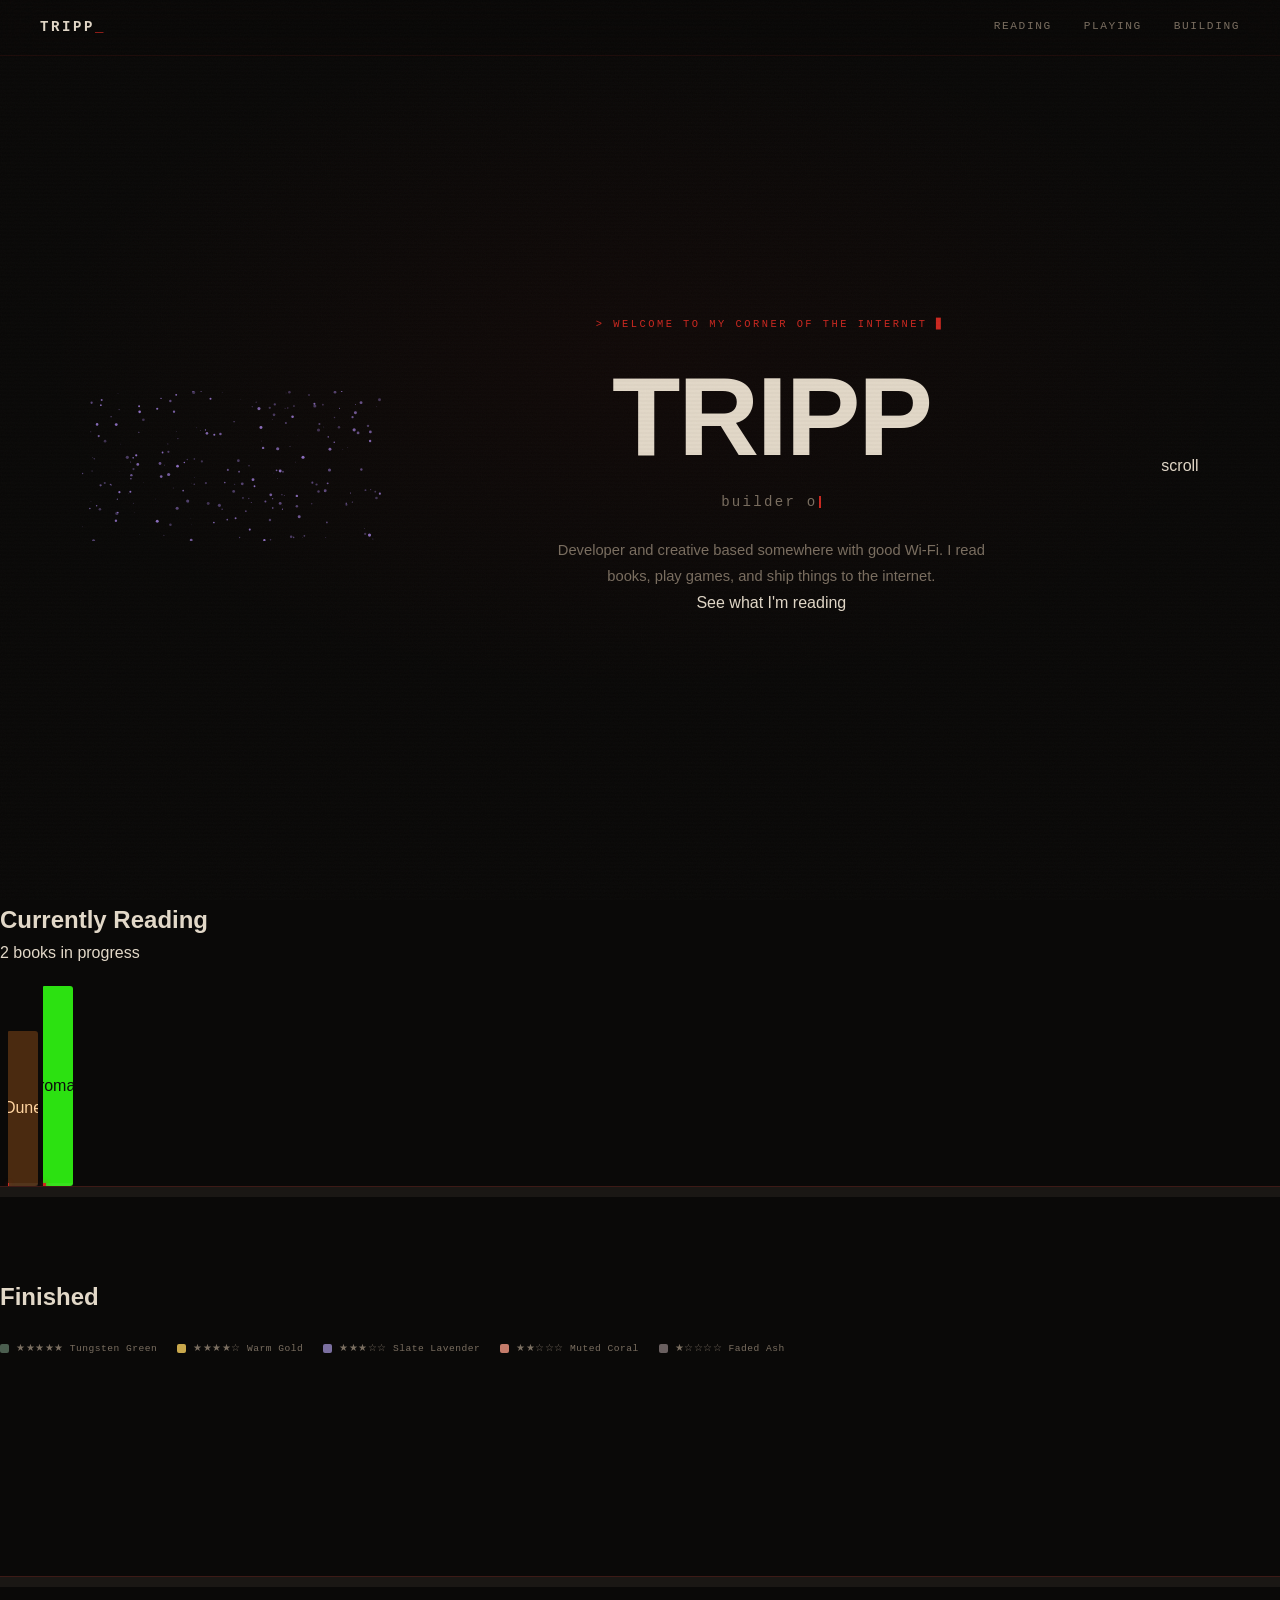
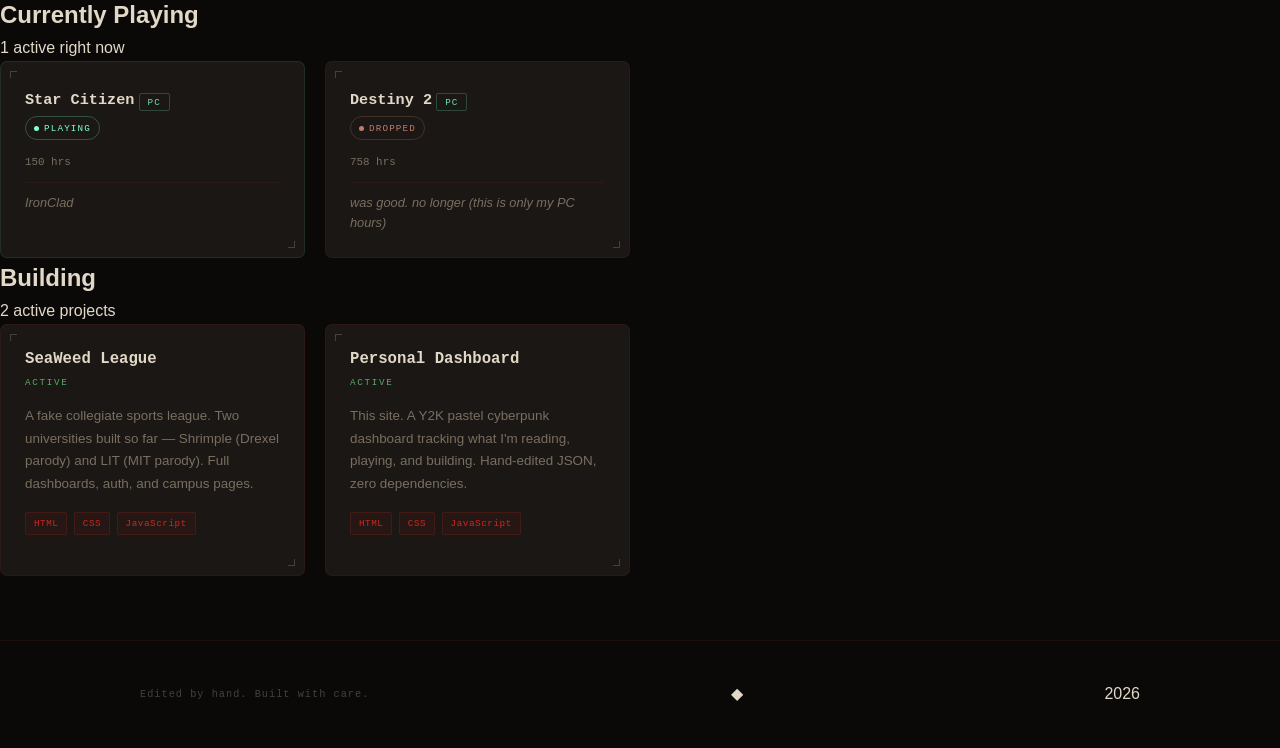
<file: index.html>
<!DOCTYPE html>
<html lang="en">
<head>
  <meta charset="UTF-8">
  <meta name="viewport" content="width=device-width, initial-scale=1.0">
  <title>Tripp — Dashboard</title>
  <link rel="preconnect" href="https://fonts.googleapis.com">
  <link rel="preconnect" href="https://fonts.gstatic.com" crossorigin>
  <link href="https://fonts.googleapis.com/css2?family=Orbitron:wght@400;700;900&family=DM+Sans:ital,wght@0,300;0,400;0,500;0,700;1,300&family=DM+Mono:wght@400;500&display=swap" rel="stylesheet">
  <link rel="stylesheet" href="css/main.css">
</head>
<body>

  <div id="cursor" aria-hidden="true"></div>
  <div id="scroll-progress" aria-hidden="true"></div>

  <nav id="nav">
    <a href="#hero" class="nav-logo">TRIPP<span class="nav-logo-blink">_</span></a>
    <div class="nav-links">
      <a href="#books" class="nav-link">Reading</a>
      <a href="#games" class="nav-link">Playing</a>
      <a href="#projects" class="nav-link">Building</a>
    </div>
  </nav>

  <!-- ── HERO ── -->
  <section id="hero">
    <canvas id="star-canvas" aria-hidden="true"></canvas>
    <div class="hero-content">
      <div class="hero-eyebrow">
        <span class="eyebrow-prompt">&gt;</span>
        <span class="eyebrow-text">WELCOME TO MY CORNER OF THE INTERNET</span>
        <span class="eyebrow-cursor">▋</span>
      </div>
      <h1 class="hero-name" id="hero-name"></h1>
      <p class="hero-tagline" id="hero-tagline"></p>
      <p class="hero-bio" id="hero-bio"></p>
      <div class="hero-links">
        <a href="#books" class="hero-btn">See what I'm reading</a>
      </div>
    </div>
    <div class="scroll-hint" aria-hidden="true">
      <span>scroll</span>
      <div class="scroll-arrow"></div>
    </div>
  </section>

  <!-- ── BOOKS ── -->
  <section id="books">
    <div class="section-inner">
      <div class="section-header">
        <h2 class="section-title">Currently Reading</h2>
        <p class="section-meta" id="reading-meta"></p>
      </div>
      <div class="shelf-wrap">
        <div class="bookshelf" id="bookshelf-reading"></div>
        <div class="shelf-plank" id="shelf-reading-plank">
          <div class="plank-glow"></div>
        </div>
      </div>

      <div class="section-header" style="margin-top: 5rem;">
        <h2 class="section-title">Finished</h2>
        <div class="rating-legend" id="rating-legend"></div>
      </div>
      <div class="shelf-wrap">
        <div class="bookshelf" id="bookshelf-finished"></div>
        <div class="shelf-plank" id="shelf-finished-plank">
          <div class="plank-glow"></div>
        </div>
      </div>
    </div>
  </section>

  <!-- ── GAMES ── -->
  <section id="games">
    <div class="section-inner">
      <div class="section-header">
        <h2 class="section-title">Currently Playing</h2>
        <p class="section-meta" id="games-meta"></p>
      </div>
      <div class="card-grid" id="games-grid"></div>
    </div>
  </section>

  <!-- ── PROJECTS ── -->
  <section id="projects">
    <div class="section-inner">
      <div class="section-header">
        <h2 class="section-title">Building</h2>
        <p class="section-meta" id="projects-meta"></p>
      </div>
      <div class="card-grid" id="projects-grid"></div>
    </div>
  </section>

  <footer>
    <div class="footer-inner">
      <span class="footer-sig">Edited by hand. Built with care.</span>
      <span class="footer-dot">◆</span>
      <span class="footer-date" id="footer-date"></span>
    </div>
  </footer>

  <script src="js/main.js"></script>
</body>
</html>
</file>
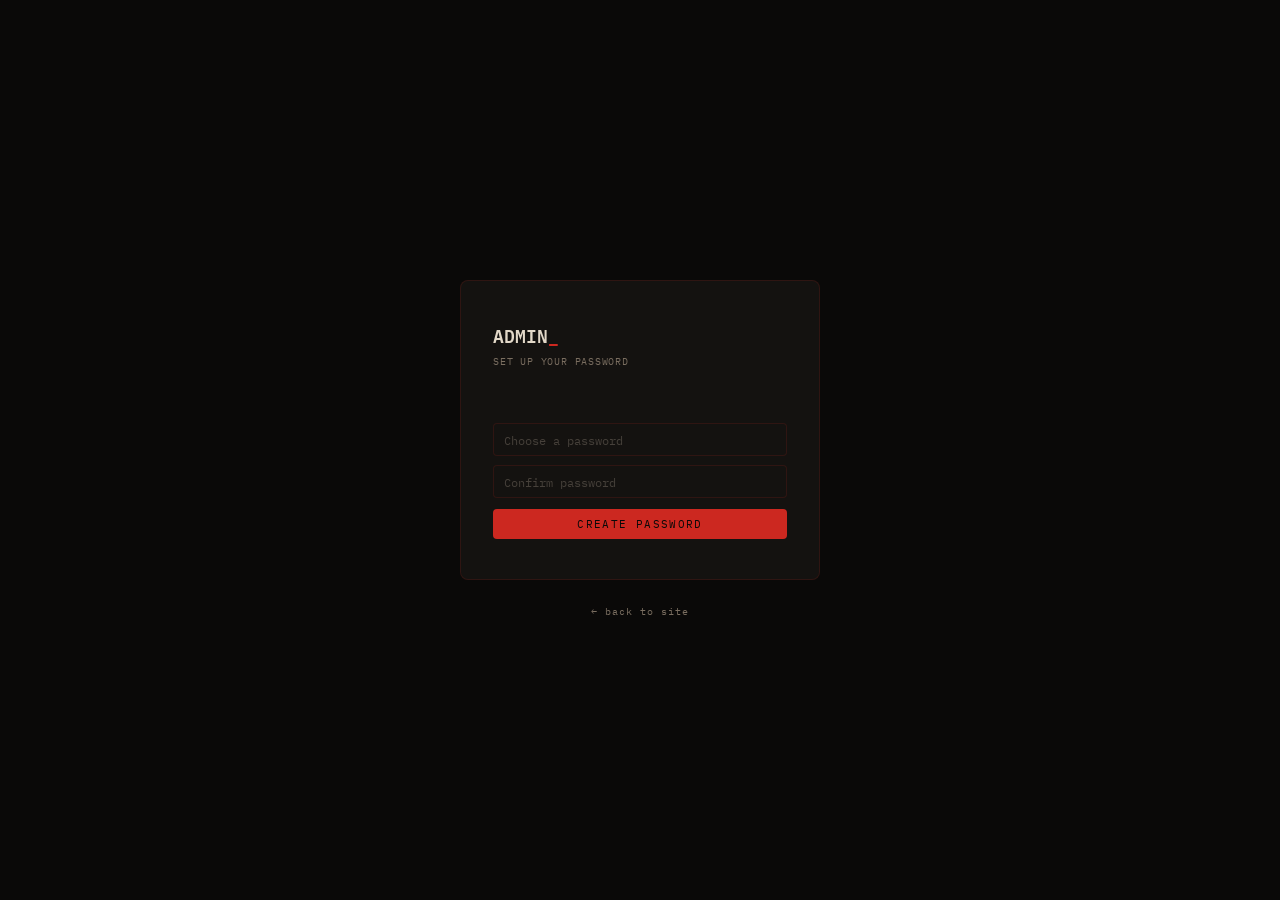
<file: admin.html>
<!DOCTYPE html>
<html lang="en">
<head>
  <meta charset="UTF-8">
  <meta name="viewport" content="width=device-width, initial-scale=1.0">
  <title>Admin — Dashboard</title>
  <link rel="preconnect" href="https://fonts.googleapis.com">
  <link rel="preconnect" href="https://fonts.gstatic.com" crossorigin>
  <link href="https://fonts.googleapis.com/css2?family=IBM+Plex+Mono:wght@400;500;600&family=IBM+Plex+Sans:wght@300;400;500&display=swap" rel="stylesheet">
  <style>
    *, *::before, *::after { box-sizing: border-box; margin: 0; padding: 0; }

    :root {
      --bg:      #0a0908;
      --surface: #141210;
      --surface2:#1c1a17;
      --border:  rgba(200,40,30,0.15);
      --red:     #cc2820;
      --green:   #5aaa6a;
      --orange:  #c87830;
      --text:    #e2d8c8;
      --muted:   #7a6e60;
      --dim:     #46403a;
      --t: 0.2s ease;
    }

    body {
      font-family: 'IBM Plex Sans', sans-serif;
      background: var(--bg);
      color: var(--text);
      font-size: 0.9rem;
      line-height: 1.6;
      cursor: default;
      min-height: 100vh;
    }

    /* ── Login ── */
    #screen-login {
      min-height: 100vh;
      display: flex;
      flex-direction: column;
      align-items: center;
      justify-content: center;
      padding: 2rem;
    }
    .login-box {
      width: 100%;
      max-width: 360px;
      border: 1px solid var(--border);
      border-radius: 8px;
      padding: 2.5rem 2rem;
      background: var(--surface);
    }
    .login-title {
      font-family: 'IBM Plex Mono', monospace;
      font-size: 1.1rem;
      font-weight: 600;
      color: var(--text);
      margin-bottom: 0.35rem;
    }
    .login-sub {
      font-family: 'IBM Plex Mono', monospace;
      font-size: 0.62rem;
      color: var(--muted);
      letter-spacing: 0.08em;
      margin-bottom: 1.75rem;
    }
    .login-error {
      font-family: 'IBM Plex Mono', monospace;
      font-size: 0.68rem;
      color: var(--red);
      margin-bottom: 0.75rem;
      min-height: 1.2em;
    }

    /* ── Admin shell ── */
    #screen-admin { display: none; min-height: 100vh; }

    .admin-top {
      position: sticky;
      top: 0;
      z-index: 100;
      background: rgba(10,9,8,0.95);
      backdrop-filter: blur(12px);
      border-bottom: 1px solid var(--border);
      display: flex;
      align-items: center;
      gap: 1rem;
      padding: 0.75rem 1.5rem;
      flex-wrap: wrap;
    }
    .admin-logo {
      font-family: 'IBM Plex Mono', monospace;
      font-size: 0.8rem;
      font-weight: 600;
      letter-spacing: 0.16em;
      color: var(--red);
      margin-right: auto;
    }
    .admin-top .inp {
      font-family: 'IBM Plex Mono', monospace;
      font-size: 0.7rem;
      background: var(--surface);
      border: 1px solid var(--border);
      color: var(--text);
      border-radius: 4px;
      padding: 0.4rem 0.7rem;
      width: 280px;
    }
    .admin-top .inp::placeholder { color: var(--dim); }
    .admin-top .inp:focus { outline: none; border-color: rgba(200,40,30,0.4); }

    #save-status {
      font-family: 'IBM Plex Mono', monospace;
      font-size: 0.66rem;
      letter-spacing: 0.06em;
    }
    #save-status.ok  { color: var(--green); }
    #save-status.err { color: var(--red); }

    /* ── Tabs ── */
    .tab-bar {
      display: flex;
      border-bottom: 1px solid var(--border);
      padding: 0 1.5rem;
      background: var(--surface);
    }
    .tab-btn {
      font-family: 'IBM Plex Mono', monospace;
      font-size: 0.7rem;
      letter-spacing: 0.14em;
      text-transform: uppercase;
      color: var(--muted);
      background: none;
      border: none;
      border-bottom: 2px solid transparent;
      padding: 0.9rem 1.25rem;
      cursor: pointer;
      transition: color var(--t), border-color var(--t);
    }
    .tab-btn.active,
    .tab-btn:hover { color: var(--red); }
    .tab-btn.active { border-bottom-color: var(--red); }

    /* ── Tab panels ── */
    .tab-panel { display: none; padding: 2rem 1.5rem; max-width: 900px; }
    .tab-panel.active { display: block; }

    /* ── Add button ── */
    .btn-add {
      font-family: 'IBM Plex Mono', monospace;
      font-size: 0.68rem;
      letter-spacing: 0.1em;
      text-transform: uppercase;
      color: var(--red);
      background: rgba(200,40,30,0.08);
      border: 1px solid rgba(200,40,30,0.25);
      border-radius: 4px;
      padding: 0.45rem 1rem;
      cursor: pointer;
      transition: background var(--t);
      margin-bottom: 1.5rem;
    }
    .btn-add:hover { background: rgba(200,40,30,0.15); }

    /* ── Item list ── */
    .item-list { display: flex; flex-direction: column; gap: 1px; }
    .item-row {
      display: flex;
      align-items: center;
      gap: 0.75rem;
      background: var(--surface);
      border: 1px solid var(--border);
      border-radius: 5px;
      padding: 0.75rem 1rem;
      transition: border-color var(--t);
    }
    .item-row:hover { border-color: rgba(200,40,30,0.2); }
    .item-info { flex: 1; min-width: 0; }
    .item-title {
      font-weight: 500;
      font-size: 0.9rem;
      color: var(--text);
      white-space: nowrap;
      overflow: hidden;
      text-overflow: ellipsis;
    }
    .item-sub {
      font-family: 'IBM Plex Mono', monospace;
      font-size: 0.62rem;
      color: var(--muted);
      margin-top: 0.1rem;
    }
    .item-badge {
      font-family: 'IBM Plex Mono', monospace;
      font-size: 0.58rem;
      letter-spacing: 0.1em;
      text-transform: uppercase;
      padding: 0.15rem 0.5rem;
      border-radius: 3px;
      border: 1px solid currentColor;
      flex-shrink: 0;
    }
    .badge-reading, .badge-playing, .badge-active { color: var(--green); }
    .badge-finished, .badge-completed            { color: #9ab060; }
    .badge-paused                                { color: var(--orange); }
    .badge-dropped                               { color: var(--red); }

    .btn-icon {
      font-family: 'IBM Plex Mono', monospace;
      font-size: 0.65rem;
      letter-spacing: 0.06em;
      color: var(--muted);
      background: none;
      border: 1px solid var(--border);
      border-radius: 3px;
      padding: 0.25rem 0.55rem;
      cursor: pointer;
      transition: color var(--t), border-color var(--t);
      flex-shrink: 0;
    }
    .btn-icon:hover { color: var(--red); border-color: rgba(200,40,30,0.3); }
    .btn-icon.delete:hover { color: var(--red); }

    /* ── Inline form ── */
    .item-form {
      background: var(--surface2);
      border: 1px solid rgba(200,40,30,0.2);
      border-radius: 6px;
      padding: 1.25rem;
      margin-bottom: 1rem;
    }
    .form-grid {
      display: grid;
      grid-template-columns: repeat(auto-fill, minmax(200px, 1fr));
      gap: 0.75rem;
      margin-bottom: 0.75rem;
    }
    .form-field { display: flex; flex-direction: column; gap: 0.3rem; }
    .form-field label {
      font-family: 'IBM Plex Mono', monospace;
      font-size: 0.6rem;
      letter-spacing: 0.12em;
      text-transform: uppercase;
      color: var(--muted);
    }

    /* shared input style */
    .inp, input[type=text], input[type=number], input[type=password],
    input[type=url], select, textarea {
      font-family: 'IBM Plex Mono', monospace;
      font-size: 0.78rem;
      background: var(--surface);
      border: 1px solid var(--border);
      color: var(--text);
      border-radius: 4px;
      padding: 0.45rem 0.65rem;
      width: 100%;
      transition: border-color var(--t);
    }
    input:focus, select:focus, textarea:focus {
      outline: none;
      border-color: rgba(200,40,30,0.45);
    }
    input::placeholder, textarea::placeholder { color: var(--dim); }
    select option { background: var(--surface2); }
    textarea { resize: vertical; min-height: 70px; }

    input[type=color] {
      padding: 0.2rem;
      width: 100%;
      height: 36px;
      cursor: pointer;
    }

    .form-actions { display: flex; gap: 0.5rem; margin-top: 0.25rem; }
    .btn-save-item, .btn-cancel {
      font-family: 'IBM Plex Mono', monospace;
      font-size: 0.66rem;
      letter-spacing: 0.08em;
      text-transform: uppercase;
      border-radius: 4px;
      padding: 0.4rem 0.9rem;
      cursor: pointer;
      border: 1px solid;
      transition: background var(--t);
    }
    .btn-save-item {
      color: var(--red);
      border-color: rgba(200,40,30,0.4);
      background: rgba(200,40,30,0.08);
    }
    .btn-save-item:hover { background: rgba(200,40,30,0.18); }
    .btn-cancel {
      color: var(--muted);
      border-color: var(--border);
      background: none;
    }
    .btn-cancel:hover { color: var(--text); }

    /* save-to-github button */
    #btn-push {
      font-family: 'IBM Plex Mono', monospace;
      font-size: 0.68rem;
      letter-spacing: 0.1em;
      text-transform: uppercase;
      color: var(--bg);
      background: var(--red);
      border: none;
      border-radius: 4px;
      padding: 0.45rem 1rem;
      cursor: pointer;
      transition: opacity var(--t);
      white-space: nowrap;
    }
    #btn-push:hover { opacity: 0.85; }
    #btn-push:disabled { opacity: 0.4; cursor: not-allowed; }

    .divider {
      height: 1px;
      background: var(--border);
      margin: 1.5rem 0;
    }

    /* back link */
    .back-link {
      font-family: 'IBM Plex Mono', monospace;
      font-size: 0.64rem;
      letter-spacing: 0.1em;
      color: var(--muted);
      text-decoration: none;
      transition: color var(--t);
    }
    .back-link:hover { color: var(--red); }
  </style>
</head>
<body>

<!-- ── Login screen ─────────────────────────────────── -->
<div id="screen-login">
  <div class="login-box">
    <h1 class="login-title">ADMIN<span style="color:var(--red);animation:blink 1s step-end infinite;display:inline-block">_</span></h1>
    <p class="login-sub" id="login-sub">DASHBOARD EDITOR</p>
    <p class="login-error" id="login-error"></p>
    <div id="login-fields"></div>
  </div>
  <a href="index.html" class="back-link" style="margin-top:1.5rem">← back to site</a>
</div>

<!-- ── Admin shell ───────────────────────────────────── -->
<div id="screen-admin">
  <div class="admin-top">
    <span class="admin-logo">ADMIN_</span>
    <input class="inp" type="password" id="pat-input" placeholder="GitHub Personal Access Token (for saving)">
    <button id="btn-push" disabled>Save to GitHub</button>
    <span id="save-status"></span>
    <a href="index.html" class="back-link">← site</a>
  </div>

  <div class="tab-bar">
    <button class="tab-btn active" data-tab="books">Books</button>
    <button class="tab-btn" data-tab="games">Games</button>
    <button class="tab-btn" data-tab="projects">Projects</button>
  </div>

  <!-- Books -->
  <div class="tab-panel active" id="tab-books">
    <button class="btn-add" id="add-book">+ Add Book</button>
    <div id="form-book"></div>
    <div class="item-list" id="list-books"></div>
  </div>

  <!-- Games -->
  <div class="tab-panel" id="tab-games">
    <button class="btn-add" id="add-game">+ Add Game</button>
    <div id="form-game"></div>
    <div class="item-list" id="list-games"></div>
  </div>

  <!-- Projects -->
  <div class="tab-panel" id="tab-projects">
    <button class="btn-add" id="add-project">+ Add Project</button>
    <div id="form-project"></div>
    <div class="item-list" id="list-projects"></div>
  </div>
</div>

<style>
@keyframes blink { 0%,100%{opacity:1} 50%{opacity:0} }
</style>

<script src="js/admin.js"></script>
</body>
</html>
</file>
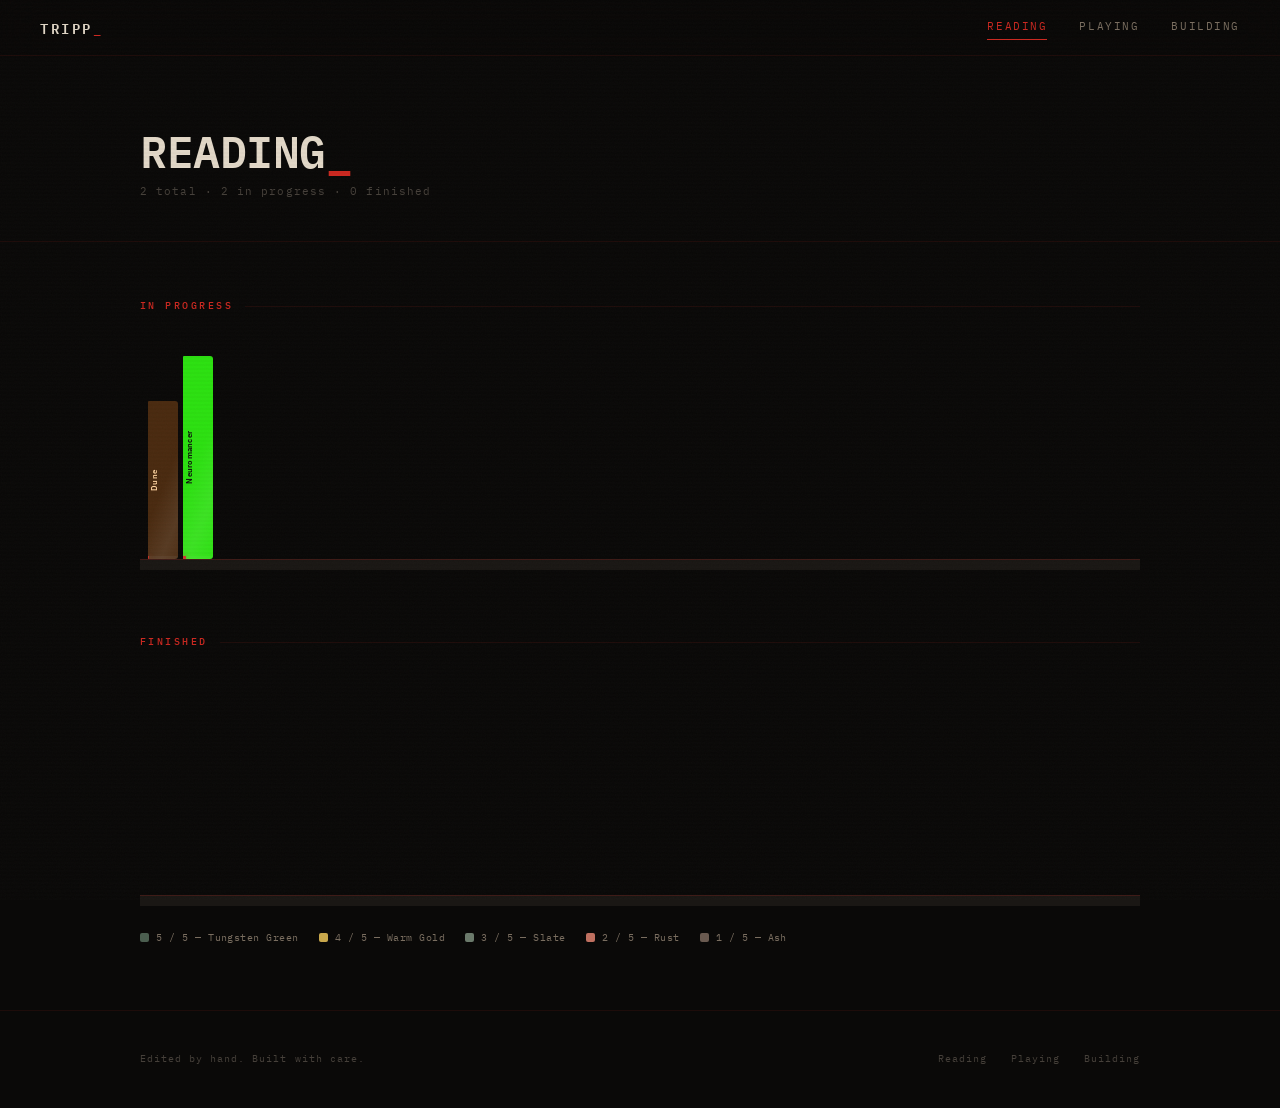
<file: books.html>
<!DOCTYPE html>
<html lang="en">
<head>
  <meta charset="UTF-8">
  <meta name="viewport" content="width=device-width, initial-scale=1.0">
  <title>Reading — Tripp</title>
  <link rel="preconnect" href="https://fonts.googleapis.com">
  <link rel="preconnect" href="https://fonts.gstatic.com" crossorigin>
  <link href="https://fonts.googleapis.com/css2?family=Space+Grotesk:wght@700&family=IBM+Plex+Mono:wght@400;500;600&family=IBM+Plex+Sans:ital,wght@0,300;0,400;0,500;1,300&display=swap" rel="stylesheet">
  <link rel="stylesheet" href="css/main.css">
</head>
<body data-page="books">

  <div id="cursor" aria-hidden="true"></div>
  <div id="scroll-progress" aria-hidden="true"></div>

  <nav id="nav">
    <a href="index.html" class="nav-logo">TRIPP<span class="nav-logo-blink">_</span></a>
    <div class="nav-links">
      <a href="books.html"    class="nav-link" data-page="books">Reading</a>
      <a href="games.html"    class="nav-link" data-page="games">Playing</a>
      <a href="projects.html" class="nav-link" data-page="projects">Building</a>
    </div>
  </nav>

  <header class="page-hero">
    <div class="page-inner">
      <h1 class="page-title">READING<span class="blink">_</span></h1>
      <p class="page-meta" id="page-meta"></p>
    </div>
  </header>

  <main>
    <div class="page-inner">

      <div class="section-block">
        <p class="section-label">In Progress</p>
        <div class="shelf-wrap">
          <div class="bookshelf" id="shelf-reading"></div>
          <div class="shelf-plank" id="plank-reading">
            <div class="plank-glow"></div>
          </div>
        </div>
      </div>

      <div class="section-block">
        <p class="section-label">Finished</p>
        <div class="shelf-wrap">
          <div class="bookshelf" id="shelf-finished"></div>
          <div class="shelf-plank" id="plank-finished">
            <div class="plank-glow"></div>
          </div>
        </div>
        <div class="rating-legend" id="rating-legend"></div>
      </div>

    </div>
  </main>

  <footer>
    <div class="footer-inner">
      <span class="footer-sig">Edited by hand. Built with care.</span>
      <nav class="footer-nav">
        <a href="books.html">Reading</a>
        <a href="games.html">Playing</a>
        <a href="projects.html">Building</a>
      </nav>
    </div>
  </footer>

  <script src="js/core.js"></script>
  <script src="js/app.js"></script>
</body>
</html>
</file>
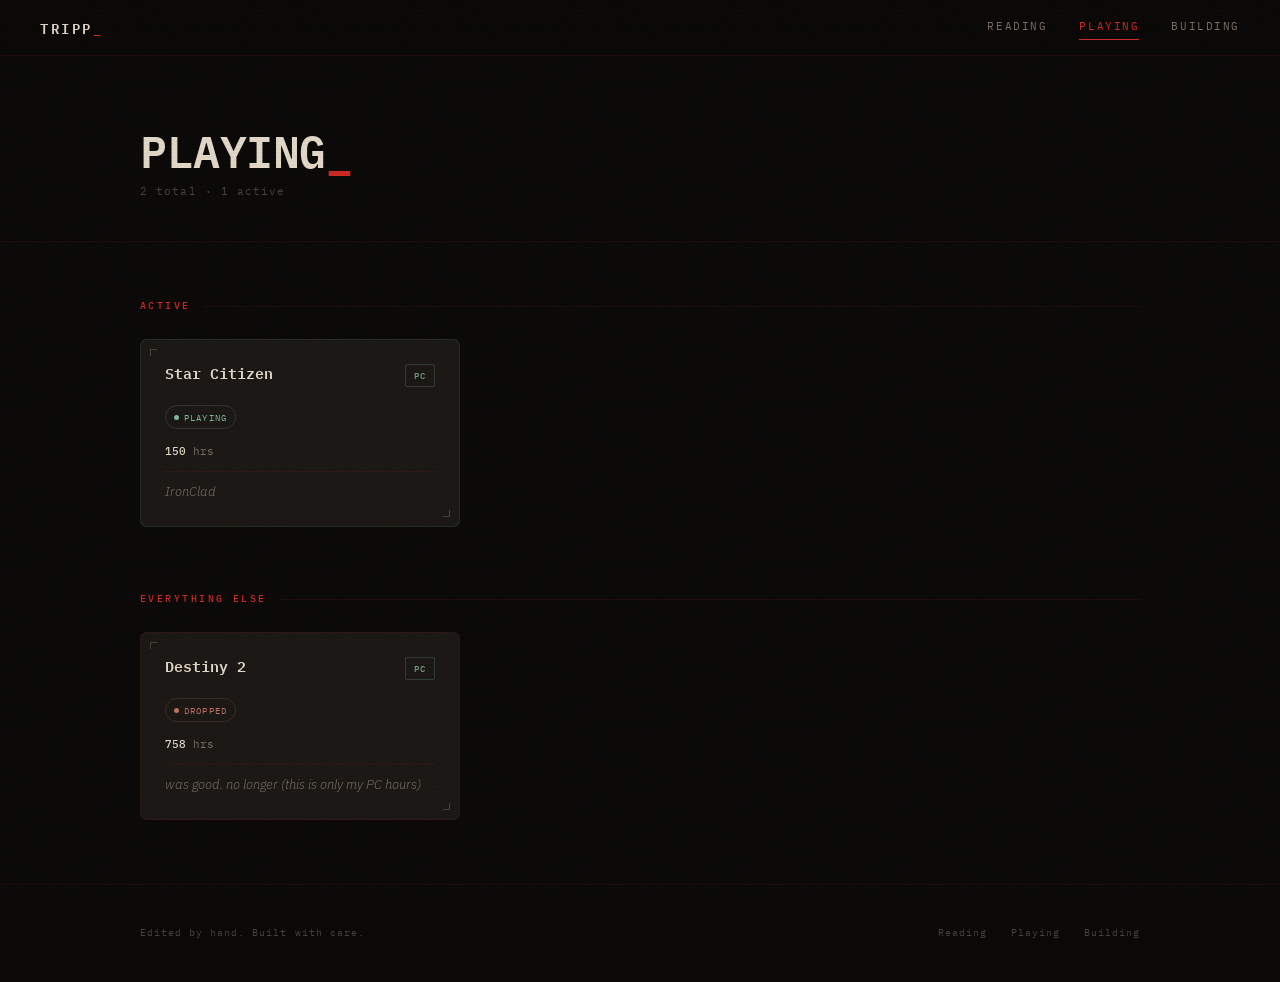
<file: games.html>
<!DOCTYPE html>
<html lang="en">
<head>
  <meta charset="UTF-8">
  <meta name="viewport" content="width=device-width, initial-scale=1.0">
  <title>Playing — Tripp</title>
  <link rel="preconnect" href="https://fonts.googleapis.com">
  <link rel="preconnect" href="https://fonts.gstatic.com" crossorigin>
  <link href="https://fonts.googleapis.com/css2?family=Space+Grotesk:wght@700&family=IBM+Plex+Mono:wght@400;500;600&family=IBM+Plex+Sans:ital,wght@0,300;0,400;0,500;1,300&display=swap" rel="stylesheet">
  <link rel="stylesheet" href="css/main.css">
</head>
<body data-page="games">

  <div id="cursor" aria-hidden="true"></div>
  <div id="scroll-progress" aria-hidden="true"></div>

  <nav id="nav">
    <a href="index.html" class="nav-logo">TRIPP<span class="nav-logo-blink">_</span></a>
    <div class="nav-links">
      <a href="books.html"    class="nav-link" data-page="books">Reading</a>
      <a href="games.html"    class="nav-link" data-page="games">Playing</a>
      <a href="projects.html" class="nav-link" data-page="projects">Building</a>
    </div>
  </nav>

  <header class="page-hero">
    <div class="page-inner">
      <h1 class="page-title">PLAYING<span class="blink">_</span></h1>
      <p class="page-meta" id="page-meta"></p>
    </div>
  </header>

  <main>
    <div class="page-inner">
      <div class="section-block">
        <p class="section-label">Active</p>
        <div class="card-grid" id="grid-playing"></div>
      </div>

      <div class="section-block" id="block-other" style="display:none">
        <p class="section-label">Everything Else</p>
        <div class="card-grid" id="grid-other"></div>
      </div>
    </div>
  </main>

  <footer>
    <div class="footer-inner">
      <span class="footer-sig">Edited by hand. Built with care.</span>
      <nav class="footer-nav">
        <a href="books.html">Reading</a>
        <a href="games.html">Playing</a>
        <a href="projects.html">Building</a>
      </nav>
    </div>
  </footer>

  <script src="js/core.js"></script>
  <script src="js/app.js"></script>
</body>
</html>
</file>
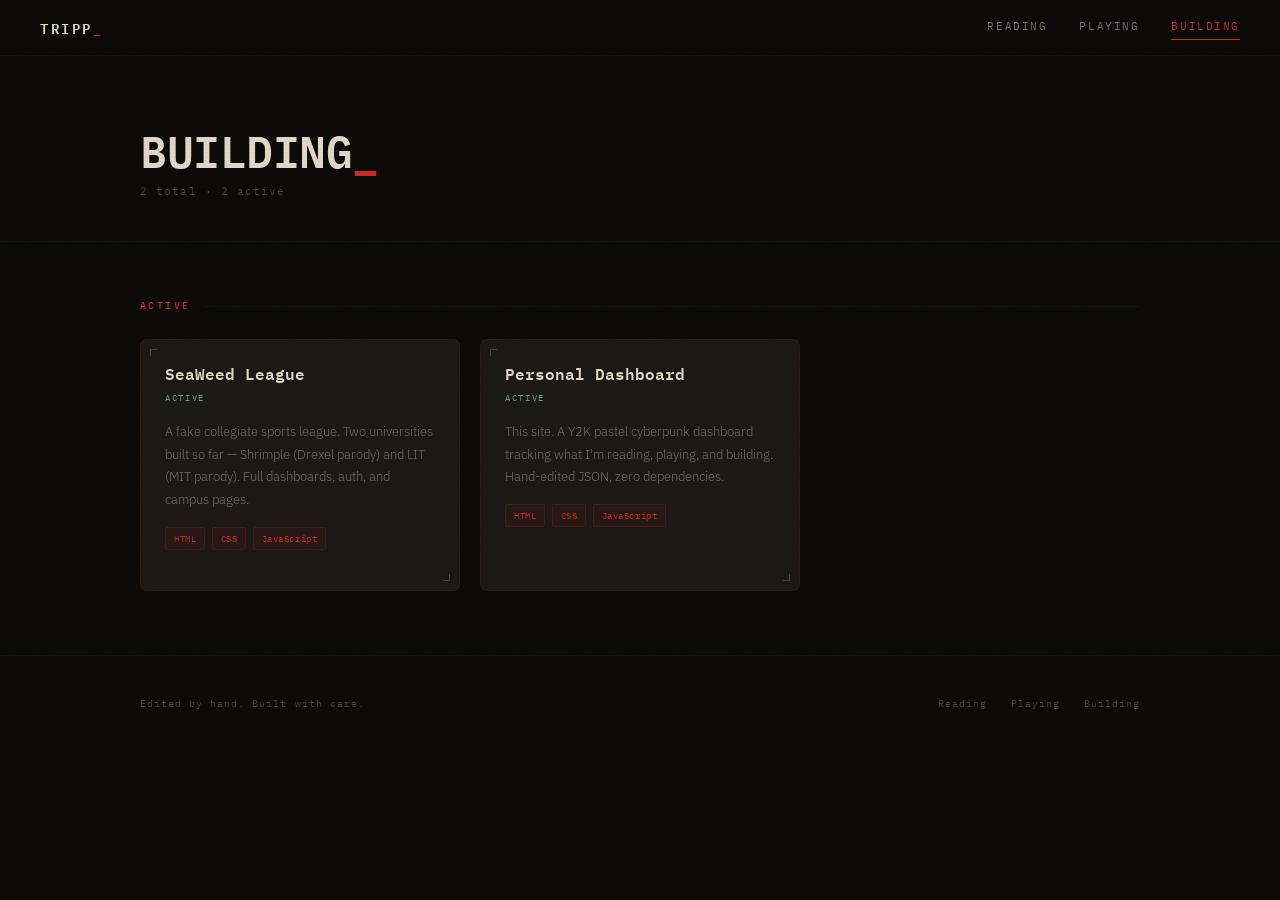
<file: projects.html>
<!DOCTYPE html>
<html lang="en">
<head>
  <meta charset="UTF-8">
  <meta name="viewport" content="width=device-width, initial-scale=1.0">
  <title>Building — Tripp</title>
  <link rel="preconnect" href="https://fonts.googleapis.com">
  <link rel="preconnect" href="https://fonts.gstatic.com" crossorigin>
  <link href="https://fonts.googleapis.com/css2?family=Space+Grotesk:wght@700&family=IBM+Plex+Mono:wght@400;500;600&family=IBM+Plex+Sans:ital,wght@0,300;0,400;0,500;1,300&display=swap" rel="stylesheet">
  <link rel="stylesheet" href="css/main.css">
</head>
<body data-page="projects">

  <div id="cursor" aria-hidden="true"></div>
  <div id="scroll-progress" aria-hidden="true"></div>

  <nav id="nav">
    <a href="index.html" class="nav-logo">TRIPP<span class="nav-logo-blink">_</span></a>
    <div class="nav-links">
      <a href="books.html"    class="nav-link" data-page="books">Reading</a>
      <a href="games.html"    class="nav-link" data-page="games">Playing</a>
      <a href="projects.html" class="nav-link" data-page="projects">Building</a>
    </div>
  </nav>

  <header class="page-hero">
    <div class="page-inner">
      <h1 class="page-title">BUILDING<span class="blink">_</span></h1>
      <p class="page-meta" id="page-meta"></p>
    </div>
  </header>

  <main>
    <div class="page-inner">
      <div class="section-block">
        <p class="section-label">Active</p>
        <div class="card-grid" id="grid-active"></div>
      </div>

      <div class="section-block" id="block-done" style="display:none">
        <p class="section-label">Shipped</p>
        <div class="card-grid" id="grid-done"></div>
      </div>
    </div>
  </main>

  <footer>
    <div class="footer-inner">
      <span class="footer-sig">Edited by hand. Built with care.</span>
      <nav class="footer-nav">
        <a href="books.html">Reading</a>
        <a href="games.html">Playing</a>
        <a href="projects.html">Building</a>
      </nav>
    </div>
  </footer>

  <script src="js/core.js"></script>
  <script src="js/app.js"></script>
</body>
</html>
</file>
<file: css/main.css>
/* ── Reset ───────────────────────────────────────────── */
*, *::before, *::after { box-sizing: border-box; margin: 0; padding: 0; }

/* ── Tokens ──────────────────────────────────────────── */
:root {
  --bg:        #0a0908;
  --bg-2:      #0f0d0b;
  --bg-3:      #141210;
  --surface:   #1a1714;
  --surface-2: #201d19;

  --border:       rgba(200, 40, 30, 0.1);
  --border-hover: rgba(200, 40, 30, 0.28);

  --text:       #e2d8c8;
  --text-muted: #7a6e60;
  --text-dim:   #46403a;

  /* palette */
  --red:    #cc2820;   /* blood red — primary */
  --green:  #5aaa6a;   /* matcha green — secondary */
  --orange: #c87830;   /* burnt orange — accent */
  --gold:   #c4a040;   /* warm gold — ratings */

  --glow-red:   0 0 28px rgba(204, 40, 32, 0.2);
  --glow-green: 0 0 28px rgba(90, 170, 106, 0.2);

  --t:        0.22s ease;
  --t-slow:   0.48s ease;
  --t-bounce: 0.38s cubic-bezier(0.34, 1.56, 0.64, 1);
}

/* ── Base ────────────────────────────────────────────── */
html { scroll-behavior: smooth; }

body {
  font-family: 'IBM Plex Sans', sans-serif;
  font-size: 1rem;
  line-height: 1.65;
  color: var(--text);
  background: var(--bg);
  overflow-x: hidden;
  cursor: none;
}

/* grain */
body::before {
  content: '';
  position: fixed;
  inset: 0;
  background-image: url("data:image/svg+xml,%3Csvg xmlns='http://www.w3.org/2000/svg'%3E%3Cfilter id='n'%3E%3CfeTurbulence type='fractalNoise' baseFrequency='0.78' numOctaves='4' stitchTiles='stitch'/%3E%3C/filter%3E%3Crect width='100%25' height='100%25' filter='url(%23n)'/%3E%3C/svg%3E");
  background-size: 160px 160px;
  opacity: 0.026;
  pointer-events: none;
  z-index: 9000;
}

/* scanlines */
body::after {
  content: '';
  position: fixed;
  inset: 0;
  background: repeating-linear-gradient(
    0deg,
    transparent 0px, transparent 2px,
    rgba(0,0,0,0.016) 2px, rgba(0,0,0,0.016) 4px
  );
  pointer-events: none;
  z-index: 8999;
}

a { color: inherit; text-decoration: none; }

/* ── Cursor ──────────────────────────────────────────── */
#cursor {
  position: fixed;
  width: 11px;
  height: 11px;
  border-radius: 50%;
  background: var(--red);
  box-shadow: var(--glow-red);
  pointer-events: none;
  z-index: 9999;
  transform: translate(-50%, -50%);
  transition: width .18s, height .18s, background .18s, border .18s, box-shadow .18s;
}
#cursor.hover {
  width: 22px;
  height: 22px;
  background: transparent;
  border: 1.5px solid var(--red);
}
.cursor-trail {
  position: fixed;
  border-radius: 50%;
  background: var(--red);
  pointer-events: none;
  z-index: 9998;
  transform: translate(-50%,-50%);
}

/* ── Scroll progress ─────────────────────────────────── */
#scroll-progress {
  position: fixed;
  top: 0; left: 0;
  width: 100%; height: 1px;
  background: linear-gradient(90deg, var(--red), var(--orange), var(--green));
  transform-origin: left;
  transform: scaleX(0);
  z-index: 9001;
}

/* ── Nav ─────────────────────────────────────────────── */
#nav {
  position: fixed;
  top: 0; left: 0; right: 0;
  z-index: 1000;
  display: flex;
  align-items: center;
  justify-content: space-between;
  padding: 1.4rem 2.5rem;
  transition: background .4s, border-bottom .4s, padding .3s, backdrop-filter .4s;
}
/* inner pages always get the solid nav */
body:not([data-page="home"]) #nav,
#nav.scrolled {
  background: rgba(10, 9, 8, 0.9);
  backdrop-filter: blur(20px);
  -webkit-backdrop-filter: blur(20px);
  border-bottom: 1px solid var(--border);
  padding: 1rem 2.5rem;
}

.nav-logo {
  font-family: 'IBM Plex Mono', monospace;
  font-weight: 600;
  font-size: 0.88rem;
  letter-spacing: 0.18em;
  color: var(--text);
  transition: color var(--t);
}
.nav-logo:hover { color: var(--red); }
.nav-logo-blink { color: var(--red); animation: blink 1.1s step-end infinite; }

.nav-links { display: flex; gap: 2rem; }
.nav-link {
  font-family: 'IBM Plex Mono', monospace;
  font-size: 0.7rem;
  letter-spacing: 0.14em;
  text-transform: uppercase;
  color: var(--text-muted);
  transition: color var(--t);
  position: relative;
  padding-bottom: 2px;
}
.nav-link::after {
  content: '';
  position: absolute;
  bottom: -2px; left: 0;
  width: 0; height: 1px;
  background: var(--red);
  transition: width var(--t);
}
.nav-link:hover,
.nav-link.active { color: var(--red); }
.nav-link:hover::after,
.nav-link.active::after { width: 100%; }

/* ── Hero (landing only) ─────────────────────────────── */
#hero {
  min-height: 100vh;
  display: flex;
  align-items: center;
  justify-content: center;
  padding: 6rem 2rem 4rem;
  position: relative;
  overflow: hidden;
}
#hero::before {
  content: '';
  position: absolute;
  inset: 0;
  background: radial-gradient(ellipse 70% 55% at 50% 40%,
    rgba(200, 40, 30, 0.04) 0%, transparent 68%);
  pointer-events: none;
}

.hero-content {
  position: relative;
  z-index: 1;
  text-align: center;
  max-width: 780px;
  width: 100%;
}

.hero-eyebrow {
  font-family: 'IBM Plex Mono', monospace;
  font-size: 0.65rem;
  letter-spacing: 0.24em;
  color: var(--red);
  margin-bottom: 1.75rem;
  opacity: 0;
  animation: fade-up .5s ease .2s forwards;
}

.hero-name {
  font-family: 'Space Grotesk', sans-serif;
  font-weight: 700;
  font-size: clamp(3.5rem, 9vw, 7rem);
  color: var(--text);
  letter-spacing: -0.02em;
  line-height: 1;
  opacity: 0;
  animation: fade-up .6s ease .4s forwards;
}

.hero-tagline {
  font-family: 'IBM Plex Mono', monospace;
  font-size: clamp(0.7rem, 1.5vw, 0.88rem);
  letter-spacing: 0.16em;
  color: var(--text-muted);
  margin-top: 1.1rem;
  min-height: 1.4em;
  opacity: 0;
  animation: fade-up .5s ease .65s forwards;
}
.typewriter-caret {
  display: inline-block;
  width: 2px;
  height: 0.85em;
  background: var(--red);
  margin-left: 2px;
  vertical-align: middle;
  animation: blink .9s step-end infinite;
}

.hero-bio {
  font-size: 0.92rem;
  font-weight: 300;
  color: var(--text-muted);
  max-width: 460px;
  margin: 1.5rem auto 0;
  line-height: 1.75;
  opacity: 0;
  animation: fade-up .5s ease .9s forwards;
}

/* status cards */
.status-cards {
  display: grid;
  grid-template-columns: repeat(3, 1fr);
  gap: 1px;
  background: var(--border);
  border: 1px solid var(--border);
  border-radius: 6px;
  overflow: hidden;
  margin-top: 4rem;
  opacity: 0;
  animation: fade-up .6s ease 1.15s forwards;
}
.status-card {
  display: flex;
  flex-direction: column;
  padding: 1.5rem 1.6rem;
  background: var(--surface);
  transition: background var(--t);
  position: relative;
}
.status-card::before {
  content: '';
  position: absolute;
  top: 0; left: 0; right: 0;
  height: 1px;
  background: var(--red);
  transform: scaleX(0);
  transform-origin: left;
  transition: transform .35s ease;
}
.status-card:hover { background: var(--surface-2); }
.status-card:hover::before { transform: scaleX(1); }

.status-card-label {
  font-family: 'IBM Plex Mono', monospace;
  font-size: 0.6rem;
  font-weight: 600;
  letter-spacing: 0.22em;
  text-transform: uppercase;
  color: var(--red);
  margin-bottom: 0.85rem;
}
.status-card-main {
  font-size: 0.9rem;
  font-weight: 500;
  color: var(--text);
  line-height: 1.35;
  margin-bottom: 0.3rem;
  flex: 1;
}
.status-card-sub {
  font-family: 'IBM Plex Mono', monospace;
  font-size: 0.62rem;
  color: var(--text-muted);
  letter-spacing: 0.05em;
  margin-bottom: 1.2rem;
}
.status-card-link {
  font-family: 'IBM Plex Mono', monospace;
  font-size: 0.64rem;
  letter-spacing: 0.1em;
  color: var(--text-dim);
  display: flex;
  align-items: center;
  gap: 0.4rem;
  transition: color var(--t);
  margin-top: auto;
}
.status-card:hover .status-card-link { color: var(--red); }
.status-card:hover .status-card-link .arrow { transform: translateX(4px); }
.status-card-link .arrow { transition: transform var(--t); }

/* ── Page header (inner pages) ───────────────────────── */
.page-hero {
  padding: 8rem 0 2.5rem;
  border-bottom: 1px solid var(--border);
  margin-bottom: 3.5rem;
}
.page-inner {
  max-width: 1080px;
  margin: 0 auto;
  padding: 0 2.5rem;
}
.page-title {
  font-family: 'IBM Plex Mono', monospace;
  font-weight: 600;
  font-size: clamp(1.8rem, 4.5vw, 2.8rem);
  color: var(--text);
  letter-spacing: -0.01em;
  line-height: 1;
}
.blink { color: var(--red); animation: blink 1.1s step-end infinite; }
.page-meta {
  font-family: 'IBM Plex Mono', monospace;
  font-size: 0.68rem;
  color: var(--text-dim);
  letter-spacing: 0.1em;
  margin-top: 0.65rem;
}

/* ── Section labels ──────────────────────────────────── */
.section-label {
  font-family: 'IBM Plex Mono', monospace;
  font-size: 0.64rem;
  font-weight: 500;
  letter-spacing: 0.24em;
  text-transform: uppercase;
  color: var(--red);
  margin-bottom: 1.5rem;
  display: flex;
  align-items: center;
  gap: 0.75rem;
}
.section-label::after {
  content: '';
  flex: 1;
  height: 1px;
  background: var(--border);
}
.section-block { margin-bottom: 4rem; }

/* ── Bookshelf ───────────────────────────────────────── */
.shelf-wrap { margin-bottom: 0.5rem; }
.bookshelf {
  display: flex;
  align-items: flex-end;
  gap: 5px;
  padding: 0.5rem 0.5rem 0;
  min-height: 220px;
  flex-wrap: wrap;
}

.book {
  position: relative;
  border-radius: 1px 3px 3px 1px;
  cursor: pointer;
  flex-shrink: 0;
  overflow: visible;  /* tooltips need to escape */
  opacity: 0;
  transform: translateY(-18px);
  transition: transform var(--t-bounce), box-shadow var(--t), opacity .3s;
}
/* clip the content but not the tooltip */
.book-inner {
  position: absolute;
  inset: 0;
  border-radius: 1px 3px 3px 1px;
  overflow: hidden;
}
.book.dropped { opacity: 1; transform: translateY(0); }

/* spine label — truncated cleanly */
.book-label-text {
  position: absolute;
  inset: 0;
  display: flex;
  align-items: center;
  justify-content: center;
  overflow: hidden;
}
.book-label-text span {
  font-family: 'IBM Plex Sans', sans-serif;
  font-size: 0.5rem;
  font-weight: 600;
  writing-mode: vertical-rl;
  text-orientation: mixed;
  transform: rotate(180deg);
  white-space: nowrap;
  overflow: hidden;
  text-overflow: ellipsis;
  max-height: 86%;
  padding: 4px 0;
  letter-spacing: 0.03em;
  display: block;
  width: 100%;
  text-align: center;
}

/* rating band */
.book-band {
  position: absolute;
  top: 0; left: 0; right: 0;
  height: 9px;
}

/* reading progress bar */
.book-progress {
  position: absolute;
  bottom: 0; left: 0; right: 0;
  height: 3px;
  background: rgba(255,255,255,0.05);
}
.book-progress-fill {
  height: 100%;
  background: var(--red);
  box-shadow: 0 0 5px var(--red);
  width: 0;
  transition: width 1.1s ease .4s;
}
.book.dropped .book-progress-fill { width: var(--progress); }

/* shimmer on reading books */
.book.reading .book-inner::after {
  content: '';
  position: absolute;
  inset: 0;
  background: linear-gradient(
    112deg,
    transparent 32%, rgba(255,255,255,0.08) 50%, transparent 68%
  );
  background-size: 300% 100%;
  animation: shimmer 4.5s ease-in-out infinite;
  pointer-events: none;
}
.book.reading { animation: book-glow 4s ease-in-out infinite; }

/* tooltip — escapes overflow:hidden on .book */
.book-tip {
  position: absolute;
  bottom: calc(100% + 10px);
  left: 50%;
  transform: translateX(-50%) translateY(6px);
  background: var(--surface-2);
  border: 1px solid var(--border-hover);
  border-radius: 5px;
  padding: 0.55rem 0.85rem;
  min-width: 150px;
  max-width: 220px;
  text-align: center;
  pointer-events: none;
  opacity: 0;
  transition: opacity .18s, transform .18s;
  z-index: 100;
  box-shadow: 0 10px 30px rgba(0,0,0,0.6);
  white-space: normal;
}
.book-tip::after {
  content: '';
  position: absolute;
  top: 100%; left: 50%;
  transform: translateX(-50%);
  border: 5px solid transparent;
  border-top-color: var(--border-hover);
}
.book:hover .book-tip { opacity: 1; transform: translateX(-50%) translateY(0); }

.tip-title  { font-size: 0.8rem; font-weight: 600; color: var(--text); display: block; line-height: 1.3; }
.tip-author { font-size: 0.68rem; color: var(--text-muted); display: block; margin-top: 0.2rem; font-style: italic; }
.tip-extra  { font-family: 'IBM Plex Mono', monospace; font-size: 0.62rem; display: block; margin-top: 0.35rem; }

/* shelf plank */
.shelf-plank {
  height: 11px;
  background: var(--surface);
  border-top: 1px solid rgba(200, 40, 30, 0.2);
  position: relative;
  overflow: hidden;
}
.plank-glow {
  position: absolute; top: 0;
  height: 1px;
  background: var(--red);
  filter: blur(3px);
  opacity: 0;
  transition: left .12s linear, width .12s linear, opacity .25s;
}
.shelf-plank.lit .plank-glow { opacity: 1; }

/* rating legend */
.rating-legend {
  display: flex;
  flex-wrap: wrap;
  gap: 1.25rem;
  margin-top: 1.5rem;
}
.legend-item {
  display: flex;
  align-items: center;
  gap: 0.45rem;
  font-family: 'IBM Plex Mono', monospace;
  font-size: 0.6rem;
  color: var(--text-muted);
  letter-spacing: 0.05em;
}
.legend-swatch { width: 9px; height: 9px; border-radius: 2px; flex-shrink: 0; }

/* ── Cards (shared) ──────────────────────────────────── */
.card-grid {
  display: grid;
  grid-template-columns: repeat(auto-fill, minmax(290px, 1fr));
  gap: 1.25rem;
}
.card {
  background: var(--surface);
  border: 1px solid var(--border);
  border-radius: 7px;
  padding: 1.5rem;
  position: relative;
  overflow: hidden;
  transform-style: preserve-3d;
  opacity: 0;
  transform: translateY(18px);
  transition: opacity .45s ease, transform .45s ease, border-color var(--t), box-shadow var(--t);
}
.card.visible { opacity: 1; transform: translateY(0); }
.card:hover { border-color: var(--border-hover); }

/* corner marks */
.card::before, .card::after {
  content: '';
  position: absolute;
  width: 7px; height: 7px;
  border-style: solid;
  border-color: var(--text-dim);
  transition: border-color var(--t);
}
.card::before { top: 9px; left: 9px; border-width: 1px 0 0 1px; }
.card::after  { bottom: 9px; right: 9px; border-width: 0 1px 1px 0; }
.card:hover::before, .card:hover::after { border-color: var(--red); }

.card-glare {
  position: absolute; inset: 0;
  border-radius: 7px;
  pointer-events: none;
  background: radial-gradient(circle at var(--gx,50%) var(--gy,50%),
    rgba(200,40,30,0.05) 0%, transparent 60%);
  opacity: 0;
  transition: opacity .25s;
  z-index: 0;
}
.card:hover .card-glare { opacity: 1; }
.card > * { position: relative; z-index: 1; }

/* ── Game cards ──────────────────────────────────────── */
.game-header {
  display: flex;
  align-items: flex-start;
  justify-content: space-between;
  gap: 0.75rem;
  margin-bottom: 0.85rem;
}
.game-title {
  font-family: 'IBM Plex Mono', monospace;
  font-size: 0.95rem;
  font-weight: 600;
  color: var(--text);
  line-height: 1.3;
}
.platform-badge {
  font-family: 'IBM Plex Mono', monospace;
  font-size: 0.58rem;
  font-weight: 500;
  letter-spacing: 0.12em;
  padding: 0.18rem 0.48rem;
  border-radius: 2px;
  border: 1px solid currentColor;
  white-space: nowrap;
  flex-shrink: 0;
  opacity: 0.85;
}
.status-pill {
  display: inline-flex;
  align-items: center;
  gap: 0.3rem;
  font-family: 'IBM Plex Mono', monospace;
  font-size: 0.58rem;
  letter-spacing: 0.12em;
  text-transform: uppercase;
  padding: 0.2rem 0.52rem;
  border-radius: 20px;
  border: 1px solid currentColor;
  margin-bottom: 0.85rem;
}
.status-dot { width: 5px; height: 5px; border-radius: 50%; background: currentColor; }

.status-pill.playing  { color: var(--green); animation: green-pulse 2.8s ease-in-out infinite; }
.status-pill.paused   { color: var(--orange); }
.status-pill.dropped  { color: var(--red); }
.status-pill.finished { color: #9ab060; }

.game-hours {
  font-family: 'IBM Plex Mono', monospace;
  font-size: 0.68rem;
  color: var(--text-muted);
  margin-bottom: 0.6rem;
}
.game-hours strong { color: var(--text); font-weight: 500; }
.game-notes {
  font-size: 0.8rem;
  font-weight: 300;
  color: var(--text-muted);
  font-style: italic;
  border-top: 1px solid var(--border);
  padding-top: 0.65rem;
  margin-top: 0.65rem;
  line-height: 1.55;
}
.card.game-playing { border-color: rgba(90,170,106,0.15); }
.card.game-playing:hover { border-color: rgba(90,170,106,0.3); }

/* ── Project cards ───────────────────────────────────── */
@property --ba { syntax: '<angle>'; initial-value: 0deg; inherits: false; }

.project-card .project-border {
  position: absolute; inset: -1px;
  border-radius: 8px;
  background: conic-gradient(from var(--ba), var(--red), var(--orange), var(--green), var(--red));
  -webkit-mask: linear-gradient(#fff 0 0) content-box, linear-gradient(#fff 0 0);
  -webkit-mask-composite: xor;
  mask-composite: exclude;
  padding: 1px;
  opacity: 0;
  transition: opacity .3s;
  z-index: 0;
  pointer-events: none;
}
.project-card:hover .project-border {
  opacity: 1;
  animation: rotate-border 3.5s linear infinite;
}
@keyframes rotate-border { to { --ba: 360deg; } }

.project-name {
  font-family: 'IBM Plex Mono', monospace;
  font-size: 0.98rem;
  font-weight: 600;
  color: var(--text);
  margin-bottom: 0.35rem;
  line-height: 1.3;
}
.project-status {
  font-family: 'IBM Plex Mono', monospace;
  font-size: 0.58rem;
  letter-spacing: 0.18em;
  text-transform: uppercase;
  margin-bottom: 0.9rem;
}
.project-status.active    { color: var(--green); }
.project-status.completed { color: #9ab060; }
.project-status.paused    { color: var(--orange); }

.project-desc {
  font-size: 0.84rem;
  font-weight: 300;
  color: var(--text-muted);
  line-height: 1.7;
  margin-bottom: 1rem;
}
.tech-stack { display: flex; flex-wrap: wrap; gap: 0.4rem; margin-bottom: 1rem; }
.tech-pill {
  font-family: 'IBM Plex Mono', monospace;
  font-size: 0.58rem;
  letter-spacing: 0.06em;
  padding: 0.18rem 0.5rem;
  border-radius: 2px;
  background: rgba(200,40,30,0.07);
  border: 1px solid rgba(200,40,30,0.18);
  color: var(--red);
  transition: background var(--t), transform var(--t);
}
.tech-pill:hover { background: rgba(200,40,30,0.14); }

.project-links {
  display: flex;
  gap: 1rem;
  border-top: 1px solid var(--border);
  padding-top: 0.9rem;
}
.project-link {
  font-family: 'IBM Plex Mono', monospace;
  font-size: 0.64rem;
  letter-spacing: 0.08em;
  color: var(--text-muted);
  display: flex;
  align-items: center;
  gap: 0.35rem;
  transition: color var(--t);
}
.project-link:hover { color: var(--red); }
.project-link svg { width: 11px; height: 11px; stroke: currentColor; fill: none; stroke-width: 2; }

/* ── Footer ──────────────────────────────────────────── */
footer {
  border-top: 1px solid var(--border);
  padding: 2.5rem 0;
  margin-top: 4rem;
}
.footer-inner {
  max-width: 1080px;
  margin: 0 auto;
  padding: 0 2.5rem;
  display: flex;
  align-items: center;
  justify-content: space-between;
}
.footer-sig {
  font-family: 'IBM Plex Mono', monospace;
  font-size: 0.64rem;
  letter-spacing: 0.1em;
  color: var(--text-dim);
}
.footer-nav { display: flex; gap: 1.5rem; }
.footer-nav a {
  font-family: 'IBM Plex Mono', monospace;
  font-size: 0.62rem;
  letter-spacing: 0.1em;
  color: var(--text-dim);
  transition: color var(--t);
}
.footer-nav a:hover { color: var(--red); }

/* ── Open-book panel ─────────────────────────────────── */
#book-backdrop {
  position: fixed;
  inset: 0;
  background: rgba(5, 4, 3, 0.72);
  backdrop-filter: blur(3px);
  -webkit-backdrop-filter: blur(3px);
  z-index: 400;
  opacity: 0;
  pointer-events: none;
  transition: opacity 0.28s ease;
}
#book-backdrop.visible {
  opacity: 1;
  pointer-events: all;
}

#book-open-panel {
  position: fixed;
  top: 50%;
  left: 50%;
  transform: translate(-50%, -50%) scale(0.93);
  z-index: 401;
  width: min(700px, 92vw);
  opacity: 0;
  pointer-events: none;
  transition: opacity 0.28s ease, transform 0.28s cubic-bezier(0.34, 1.3, 0.64, 1);
}
#book-open-panel.visible {
  opacity: 1;
  pointer-events: all;
  transform: translate(-50%, -50%) scale(1);
}

.bop-cover {
  border-radius: 3px 6px 6px 3px;
  overflow: hidden;
  box-shadow:
    -6px 0 18px rgba(0,0,0,0.5),
    0 20px 60px rgba(0,0,0,0.65),
    inset -3px 0 8px rgba(0,0,0,0.15);
  border: 6px solid var(--bop-color, #3a2060);
}

.bop-pages {
  display: grid;
  grid-template-columns: 1fr 1px 1fr;
  min-height: 300px;
  background: #f5f0e6;
}

.bop-left, .bop-right {
  padding: 1.75rem 1.5rem;
}

.bop-binding {
  background: linear-gradient(90deg,
    rgba(0,0,0,0.18) 0%,
    rgba(0,0,0,0.06) 40%,
    rgba(0,0,0,0.06) 60%,
    rgba(0,0,0,0.18) 100%
  );
  width: 1px;
  position: relative;
}
.bop-binding::before, .bop-binding::after {
  content: '';
  position: absolute;
  left: -4px;
  width: 9px;
  height: 6px;
  background: var(--bop-color, #3a2060);
  border-radius: 1px;
}
.bop-binding::before { top: 18px; }
.bop-binding::after  { bottom: 18px; }

/* left page */
.bop-genre {
  font-family: 'IBM Plex Mono', monospace;
  font-size: 0.58rem;
  letter-spacing: 0.2em;
  text-transform: uppercase;
  color: #8a7860;
  margin-bottom: 1rem;
}
.bop-title {
  font-family: 'IBM Plex Mono', monospace;
  font-size: 1.1rem;
  font-weight: 600;
  color: #1a1410;
  line-height: 1.25;
  margin-bottom: 0.35rem;
}
.bop-author {
  font-family: 'IBM Plex Sans', sans-serif;
  font-size: 0.82rem;
  font-style: italic;
  color: #5a4e40;
  margin-bottom: 1.25rem;
}
.bop-stars {
  font-size: 1rem;
  letter-spacing: 0.08em;
  margin-bottom: 1rem;
  color: #c9a84c;
}
.bop-stars .empty { color: #c8b898; }

.bop-note {
  font-family: 'IBM Plex Sans', sans-serif;
  font-size: 0.78rem;
  font-style: italic;
  color: #5a4e40;
  line-height: 1.65;
  padding-left: 0.85rem;
  border-left: 2px solid rgba(0,0,0,0.12);
  margin-top: auto;
}
.bop-no-note {
  font-family: 'IBM Plex Sans', sans-serif;
  font-size: 0.72rem;
  font-style: italic;
  color: #b0a090;
}

/* right page */
.bop-right {
  display: flex;
  flex-direction: column;
  gap: 1.1rem;
}
.bop-stat { display: flex; flex-direction: column; gap: 0.2rem; }
.bop-stat-label {
  font-family: 'IBM Plex Mono', monospace;
  font-size: 0.56rem;
  letter-spacing: 0.18em;
  text-transform: uppercase;
  color: #8a7860;
}
.bop-stat-value {
  font-family: 'IBM Plex Mono', monospace;
  font-size: 0.82rem;
  font-weight: 500;
  color: #1a1410;
}

.bop-progress-track {
  height: 5px;
  background: rgba(0,0,0,0.1);
  border-radius: 3px;
  overflow: hidden;
  margin-top: 0.3rem;
}
.bop-progress-fill {
  height: 100%;
  border-radius: 3px;
  background: var(--bop-color, #3a2060);
  transition: width 0.7s ease 0.1s;
  width: 0;
}

.bop-close {
  position: absolute;
  top: -10px;
  right: -10px;
  width: 28px;
  height: 28px;
  border-radius: 50%;
  background: var(--surface-2);
  border: 1px solid var(--border);
  color: var(--text-muted);
  font-family: 'IBM Plex Mono', monospace;
  font-size: 0.7rem;
  cursor: pointer;
  display: flex;
  align-items: center;
  justify-content: center;
  transition: color var(--t), border-color var(--t);
  z-index: 1;
}
.bop-close:hover { color: var(--red); border-color: rgba(200,40,30,0.4); }

/* ── Keyframes ───────────────────────────────────────── */
@keyframes blink {
  0%,100% { opacity: 1; }
  50%      { opacity: 0; }
}
@keyframes fade-up {
  from { opacity: 0; transform: translateY(14px); }
  to   { opacity: 1; transform: translateY(0); }
}
@keyframes shimmer {
  0%   { background-position:  200% 0; }
  100% { background-position: -200% 0; }
}
@keyframes book-glow {
  0%,100% { box-shadow: 0 0 6px rgba(200,40,30,0.2); }
  50%      { box-shadow: 0 0 16px rgba(200,40,30,0.45), 0 0 30px rgba(200,40,30,0.1); }
}
@keyframes green-pulse {
  0%,100% { box-shadow: none; }
  50%      { box-shadow: 0 0 10px rgba(90,170,106,0.3); }
}

/* ── Responsive ──────────────────────────────────────── */
@media (max-width: 860px) {
  .status-cards { grid-template-columns: 1fr; background: none; gap: 1px; }
  .status-card  { border-bottom: 1px solid var(--border); }
  .status-card:last-child { border-bottom: none; }
}
@media (max-width: 768px) {
  #nav { padding: 1rem 1.25rem; }
  body:not([data-page="home"]) #nav,
  #nav.scrolled { padding: 0.8rem 1.25rem; }
  .nav-links { gap: 1.25rem; }
  .page-inner { padding: 0 1.25rem; }
  .page-hero  { padding: 6rem 0 2rem; }
  .bookshelf  { gap: 3px; }
  .book { width: 26px !important; height: 135px !important; }
  .card-grid { grid-template-columns: 1fr; }
  .footer-inner { flex-direction: column; gap: 1rem; text-align: center; }
}
</file>
